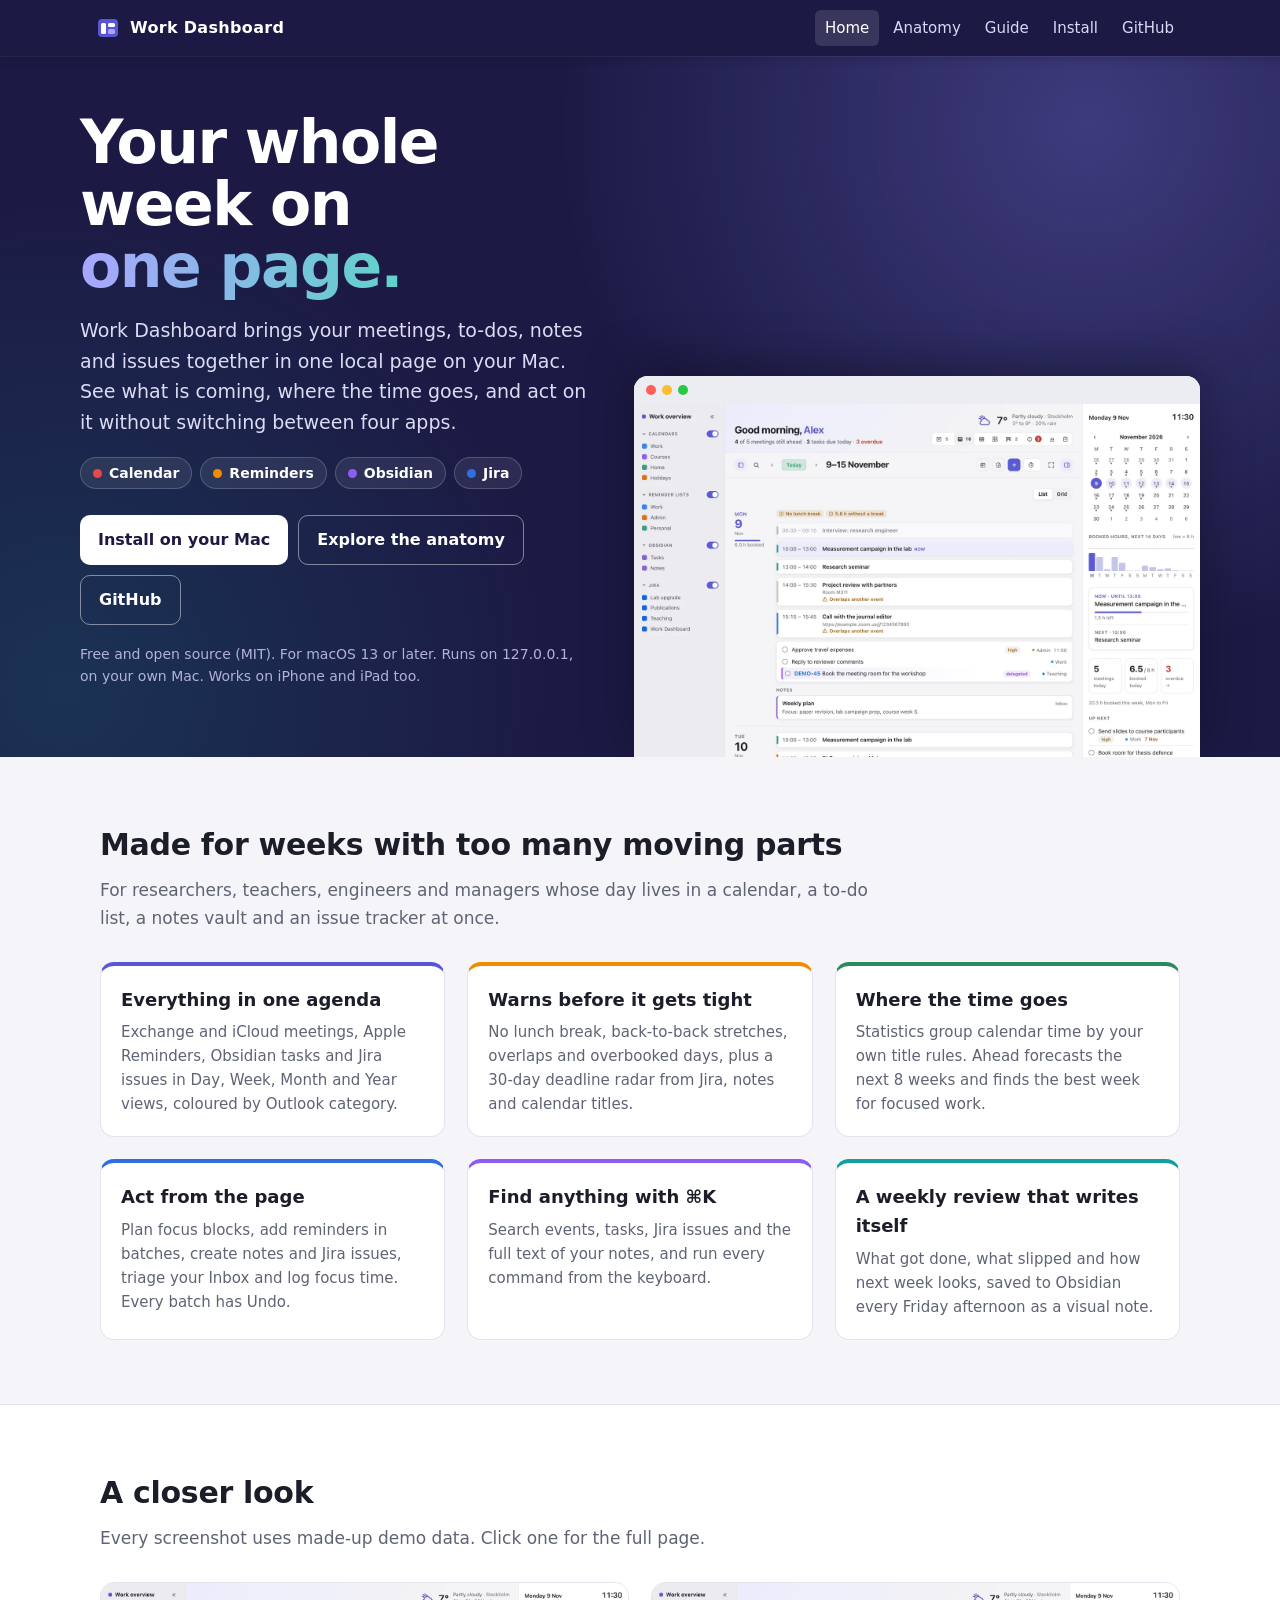
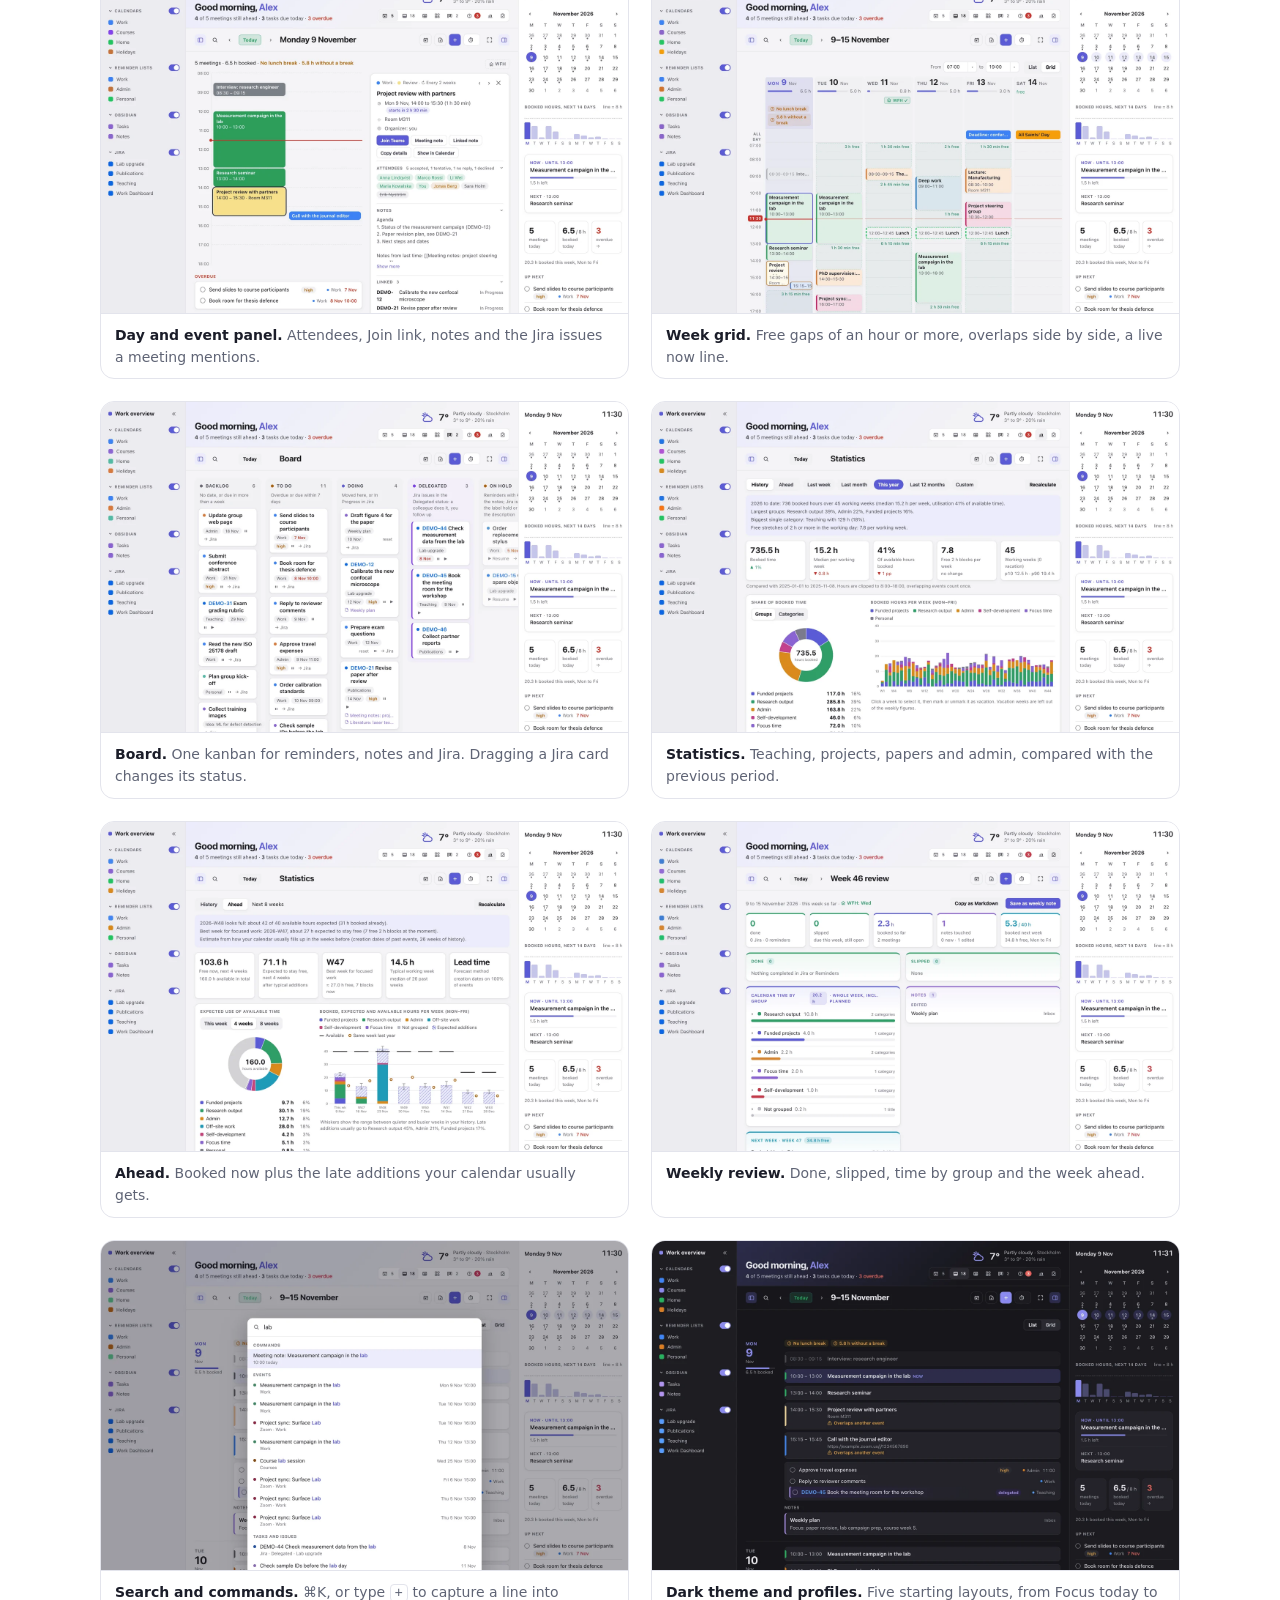
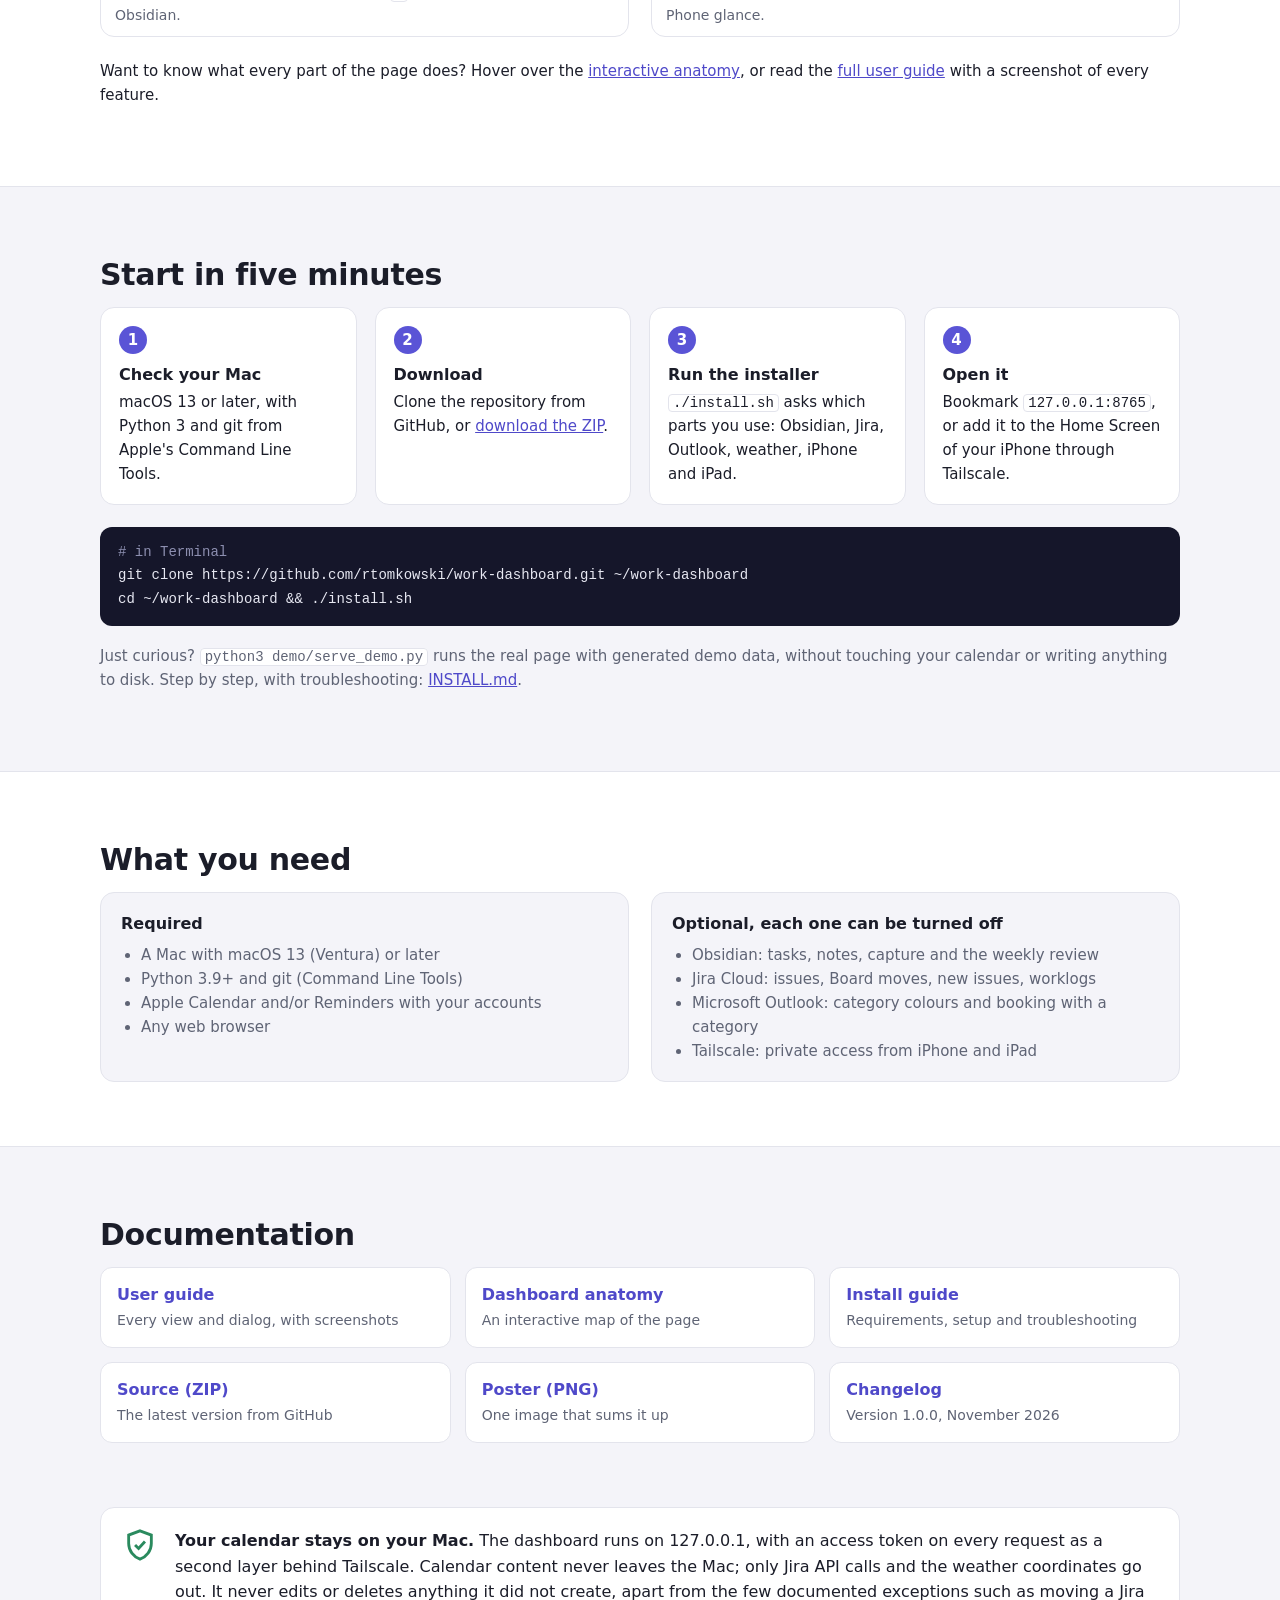
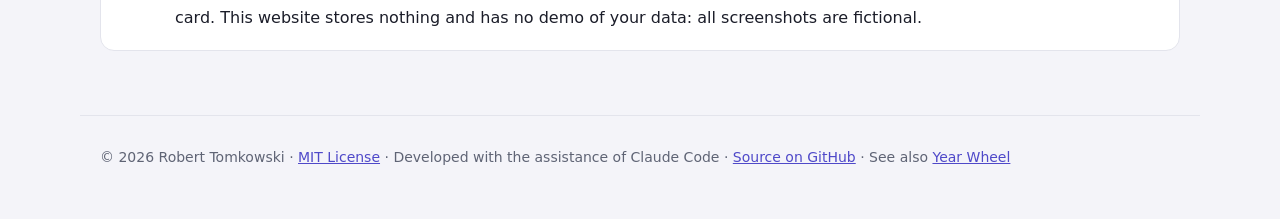
<file: docs/index.html>
<!doctype html>
<!-- Work Dashboard. Copyright (c) 2026 Robert Tomkowski. MIT License (see the LICENSE file). Developed with the assistance of Claude Code (Anthropic). -->
<html lang="en">
<head>
<meta charset="utf-8">
<meta name="viewport" content="width=device-width, initial-scale=1">
<title>Work Dashboard: your whole week on one page</title>
<meta name="description" content="A free, local dashboard for macOS: Calendar, Reminders, Obsidian and Jira in one page, with time statistics, a weekly review, an 8-week forecast and time blocking. Runs on your own Mac.">
<meta property="og:title" content="Work Dashboard: your whole week on one page">
<meta property="og:description" content="Calendar, Reminders, Obsidian and Jira in one local dashboard on your Mac. Free and open source.">
<meta property="og:image" content="https://rtomkowski.github.io/work-dashboard/hero.png">
<meta property="og:url" content="https://rtomkowski.github.io/work-dashboard/">
<link rel="icon" href="favicon.ico" sizes="32x32">
<link rel="icon" href="favicon.svg" type="image/svg+xml">
<link rel="icon" href="favicon-32.png" type="image/png" sizes="32x32">
<link rel="apple-touch-icon" href="apple-touch-icon.png">
<link rel="stylesheet" href="topbar.css?v=2">
<link rel="stylesheet" href="site.css?v=2">
</head>
<body>
<header class="topbar"><div class="in">
  <a class="brand" href="./"><svg width="24" height="24" viewBox="0 0 24 24" aria-hidden="true"><rect x="2" y="3" width="20" height="18" rx="4" fill="#5a54d6"/><rect x="5" y="7" width="5" height="11" rx="1.5" fill="#fff"/><rect x="12" y="7" width="7" height="4" rx="1.5" fill="#fff"/><rect x="12" y="13" width="7" height="5" rx="1.5" fill="#a9a5ff"/></svg>Work Dashboard</a>
  <nav aria-label="Site">
    <a href="./" aria-current="page">Home</a>
    <a href="anatomy/">Anatomy</a>
    <a href="guide.html">Guide</a>
    <a href="./#install">Install</a>
    <a href="https://github.com/rtomkowski/work-dashboard">GitHub</a>
  </nav>
</div></header>

<main>
  <section class="hero">
    <div class="in">
      <div style="padding-bottom:56px">
        <h1>Your whole week on <em>one&nbsp;page.</em></h1>
        <p class="lede">Work Dashboard brings your meetings, to-dos, notes and issues together in one local page on your Mac.
          See what is coming, where the time goes, and act on it without switching between four apps.</p>
        <ul class="chips" aria-label="Sources">
          <li style="--c:#e5484d">Calendar</li><li style="--c:#f08c00">Reminders</li><li style="--c:#8e5cf0">Obsidian</li><li style="--c:#2f6fe0">Jira</li>
        </ul>
        <div class="cta">
          <a class="btn primary" href="#install">Install on your Mac</a>
          <a class="btn ghost" href="anatomy/">Explore the anatomy</a>
          <a class="btn ghost" href="https://github.com/rtomkowski/work-dashboard">GitHub</a>
        </div>
        <p class="small">Free and open source (MIT). For macOS 13 or later. Runs on 127.0.0.1, on your own Mac. Works on iPhone and iPad too.</p>
      </div>
      <div class="shot"><div class="bar" aria-hidden="true"><i></i><i></i><i></i></div><img src="images/week.webp" alt="The Week view: meetings, tasks and notes per day, with booked hours, a month calendar, Now and Next, and up-next tasks" width="1440" height="900"></div>
    </div>
  </section>

  <section class="block">
    <h2>Made for weeks with too many moving parts</h2>
    <p class="sub">For researchers, teachers, engineers and managers whose day lives in a calendar, a to-do list, a notes vault and an issue tracker at once.</p>
    <div class="grid3">
      <div class="feature" style="--c:var(--indigo)"><h3>Everything in one agenda</h3><p>Exchange and iCloud meetings, Apple Reminders, Obsidian tasks and Jira issues in Day, Week, Month and Year views, coloured by Outlook category.</p></div>
      <div class="feature" style="--c:var(--orange)"><h3>Warns before it gets tight</h3><p>No lunch break, back-to-back stretches, overlaps and overbooked days, plus a 30-day deadline radar from Jira, notes and calendar titles.</p></div>
      <div class="feature" style="--c:var(--green)"><h3>Where the time goes</h3><p>Statistics group calendar time by your own title rules. Ahead forecasts the next 8 weeks and finds the best week for focused work.</p></div>
      <div class="feature" style="--c:var(--blue)"><h3>Act from the page</h3><p>Plan focus blocks, add reminders in batches, create notes and Jira issues, triage your Inbox and log focus time. Every batch has Undo.</p></div>
      <div class="feature" style="--c:var(--purple)"><h3>Find anything with ⌘K</h3><p>Search events, tasks, Jira issues and the full text of your notes, and run every command from the keyboard.</p></div>
      <div class="feature" style="--c:var(--teal)"><h3>A weekly review that writes itself</h3><p>What got done, what slipped and how next week looks, saved to Obsidian every Friday afternoon as a visual note.</p></div>
    </div>
  </section>

  <div class="band"><section class="block">
    <h2>A closer look</h2>
    <p class="sub">Every screenshot uses made-up demo data. Click one for the full page.</p>
    <div class="shots">
      <figure><a href="screenshots/event-panel.png"><img src="images/event-panel.webp" alt="Day view with the event detail panel open" width="1440" height="900" loading="lazy"></a><figcaption><b>Day and event panel.</b> Attendees, Join link, notes and the Jira issues a meeting mentions.</figcaption></figure>
      <figure><a href="screenshots/week-grid.png"><img src="images/week-grid.webp" alt="Week view as a time grid with free gaps and a now line" width="1440" height="900" loading="lazy"></a><figcaption><b>Week grid.</b> Free gaps of an hour or more, overlaps side by side, a live now line.</figcaption></figure>
      <figure><a href="screenshots/board.png"><img src="images/board.webp" alt="Board with Backlog, To Do, Doing and Done columns across all sources" width="1440" height="900" loading="lazy"></a><figcaption><b>Board.</b> One kanban for reminders, notes and Jira. Dragging a Jira card changes its status.</figcaption></figure>
      <figure><a href="screenshots/stats-history.png"><img src="images/stats-history.webp" alt="Statistics: booked time by group compared with the previous period" width="1440" height="900" loading="lazy"></a><figcaption><b>Statistics.</b> Teaching, projects, papers and admin, compared with the previous period.</figcaption></figure>
      <figure><a href="screenshots/stats-ahead.png"><img src="images/stats-ahead.webp" alt="Ahead: forecast load for the next eight weeks" width="1440" height="900" loading="lazy"></a><figcaption><b>Ahead.</b> Booked now plus the late additions your calendar usually gets.</figcaption></figure>
      <figure><a href="screenshots/weekly-review.png"><img src="images/weekly-review.webp" alt="Weekly review: done, slipped, booked hours and next week" width="1440" height="900" loading="lazy"></a><figcaption><b>Weekly review.</b> Done, slipped, time by group and the week ahead.</figcaption></figure>
      <figure><a href="screenshots/palette.png"><img src="images/palette.webp" alt="Command palette searching events, tasks, issues and notes" width="1440" height="900" loading="lazy"></a><figcaption><b>Search and commands.</b> ⌘K, or type <code>+</code> to capture a line into Obsidian.</figcaption></figure>
      <figure><a href="screenshots/week-dark.png"><img src="images/week-dark.webp" alt="The Week view in the dark theme" width="1440" height="900" loading="lazy"></a><figcaption><b>Dark theme and profiles.</b> Five starting layouts, from Focus today to Phone glance.</figcaption></figure>
    </div>
    <p class="more">Want to know what every part of the page does? Hover over the <a href="anatomy/">interactive anatomy</a>, or read the <a href="guide.html">full user guide</a> with a screenshot of every feature.</p>
  </section></div>

  <section class="block" id="install">
    <h2>Start in five minutes</h2>
    <ol class="steps">
      <li><b>Check your Mac</b>macOS 13 or later, with Python 3 and git from Apple's Command Line Tools.</li>
      <li><b>Download</b>Clone the repository from GitHub, or <a href="https://github.com/rtomkowski/work-dashboard/archive/refs/heads/main.zip">download the ZIP</a>.</li>
      <li><b>Run the installer</b><code>./install.sh</code> asks which parts you use: Obsidian, Jira, Outlook, weather, iPhone and iPad.</li>
      <li><b>Open it</b>Bookmark <code>127.0.0.1:8765</code>, or add it to the Home Screen of your iPhone through Tailscale.</li>
    </ol>
<pre class="cmd"><span class="c"># in Terminal</span>
git clone https://github.com/rtomkowski/work-dashboard.git ~/work-dashboard
cd ~/work-dashboard &amp;&amp; ./install.sh</pre>
    <p class="note">Just curious? <code>python3 demo/serve_demo.py</code> runs the real page with generated demo data, without touching your calendar or writing anything to disk. Step by step, with troubleshooting: <a href="https://github.com/rtomkowski/work-dashboard/blob/main/INSTALL.md">INSTALL.md</a>.</p>
  </section>

  <div class="band"><section class="block">
    <h2>What you need</h2>
    <div class="req">
      <div><h3>Required</h3><ul><li>A Mac with macOS 13 (Ventura) or later</li><li>Python 3.9+ and git (Command Line Tools)</li><li>Apple Calendar and/or Reminders with your accounts</li><li>Any web browser</li></ul></div>
      <div><h3>Optional, each one can be turned off</h3><ul><li>Obsidian: tasks, notes, capture and the weekly review</li><li>Jira Cloud: issues, Board moves, new issues, worklogs</li><li>Microsoft Outlook: category colours and booking with a category</li><li>Tailscale: private access from iPhone and iPad</li></ul></div>
    </div>
  </section></div>

  <section class="block">
    <h2>Documentation</h2>
    <div class="downloads">
      <a href="guide.html"><b>User guide</b><span>Every view and dialog, with screenshots</span></a>
      <a href="anatomy/"><b>Dashboard anatomy</b><span>An interactive map of the page</span></a>
      <a href="https://github.com/rtomkowski/work-dashboard/blob/main/INSTALL.md"><b>Install guide</b><span>Requirements, setup and troubleshooting</span></a>
      <a href="https://github.com/rtomkowski/work-dashboard/archive/refs/heads/main.zip"><b>Source (ZIP)</b><span>The latest version from GitHub</span></a>
      <a href="hero.png"><b>Poster (PNG)</b><span>One image that sums it up</span></a>
      <a href="https://github.com/rtomkowski/work-dashboard/blob/main/CHANGELOG.md"><b>Changelog</b><span>Version 1.0.0, November 2026</span></a>
    </div>
  </section>

  <section class="block" style="padding-top:0">
    <div class="privacy">
      <svg width="34" height="34" viewBox="0 0 24 24" aria-hidden="true" style="flex:none"><path d="M12 2l8 3v6c0 5-3.4 9.4-8 11-4.6-1.6-8-6-8-11V5z" fill="none" stroke="#2a8a5e" stroke-width="2"/><path d="M8.5 12l2.5 2.5 4.5-5" fill="none" stroke="#2a8a5e" stroke-width="2"/></svg>
      <div><b>Your calendar stays on your Mac.</b> The dashboard runs on 127.0.0.1, with an access token on every request as a second layer behind Tailscale. Calendar content never leaves the Mac; only Jira API calls and the weather coordinates go out. It never edits or deletes anything it did not create, apart from the few documented exceptions such as moving a Jira card. This website stores nothing and has no demo of your data: all screenshots are fictional.</div>
    </div>
  </section>
</main>

<footer>
  © 2026 Robert Tomkowski · <a href="https://github.com/rtomkowski/work-dashboard/blob/main/LICENSE">MIT License</a> ·
  Developed with the assistance of Claude Code · <a href="https://github.com/rtomkowski/work-dashboard">Source on GitHub</a> ·
  See also <a href="https://rtomkowski.github.io/yearwheel/">Year Wheel</a>
</footer>
</body>
</html>
</file>
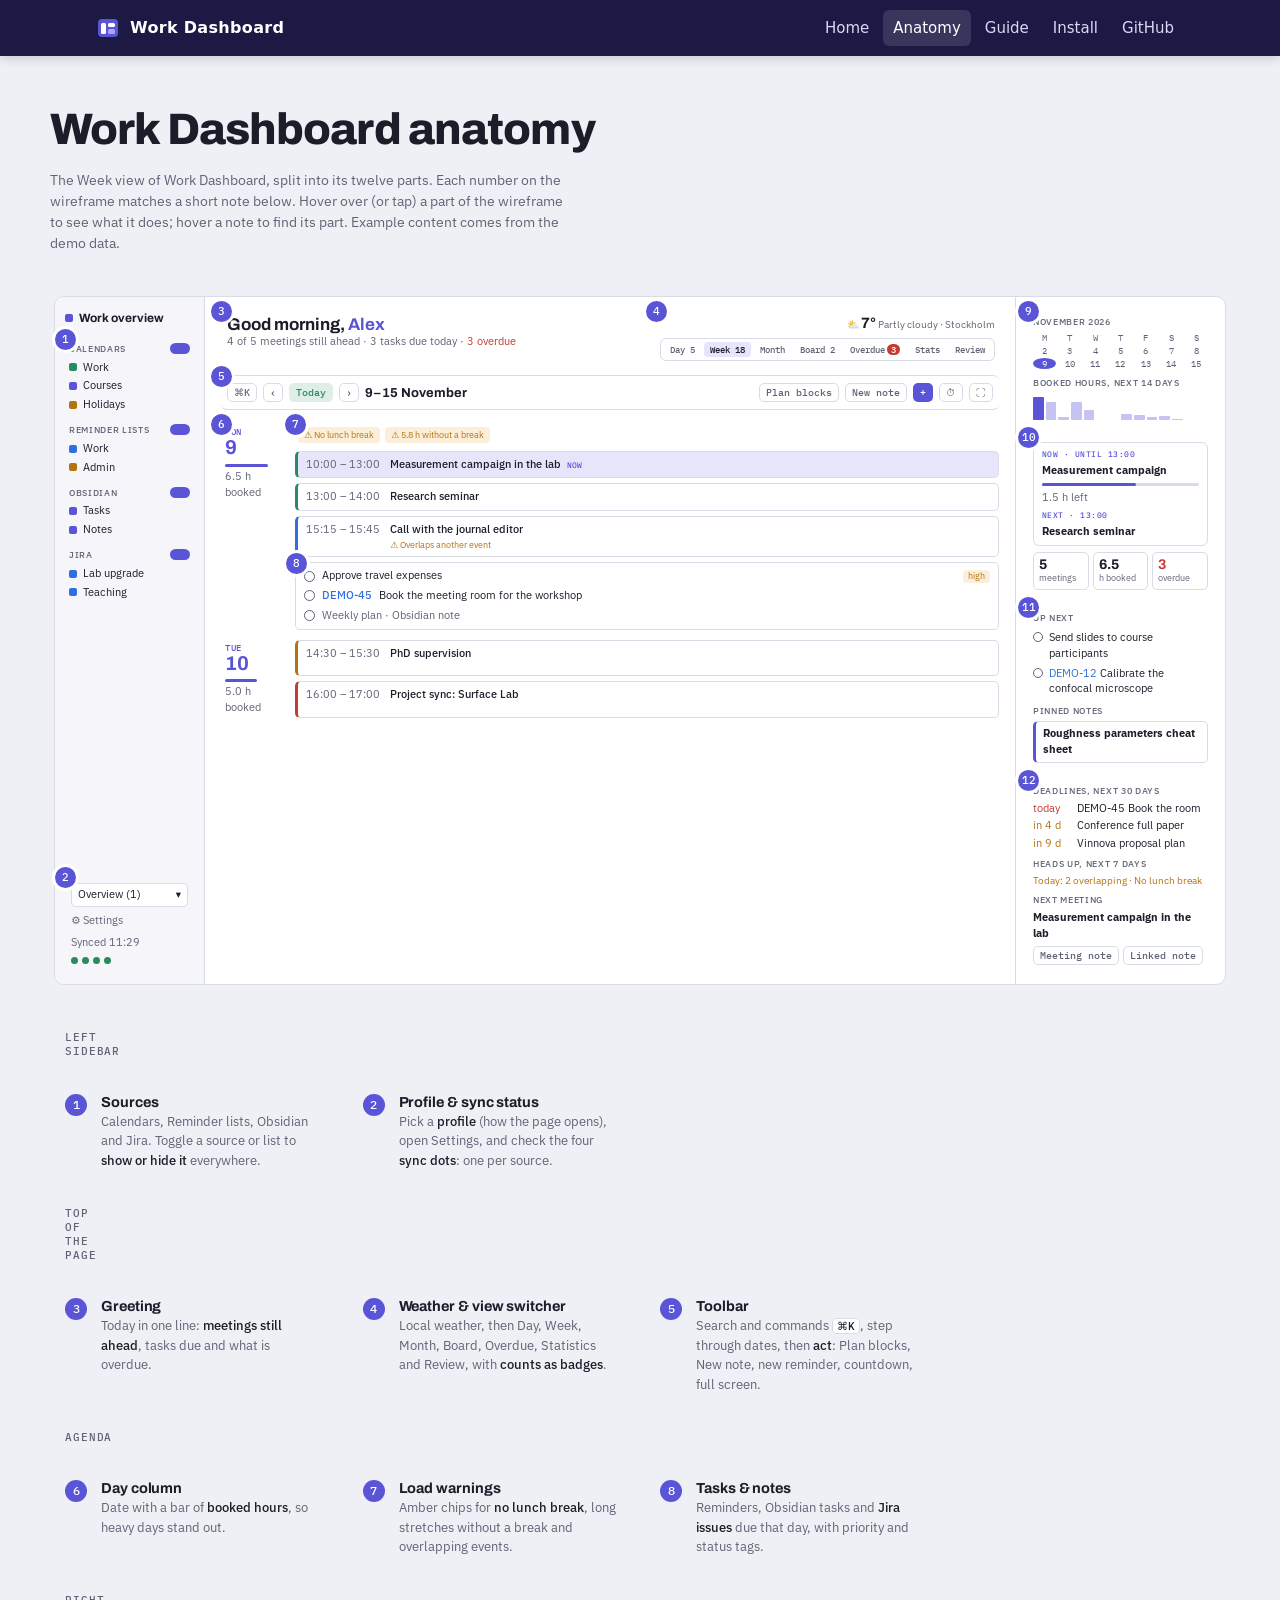
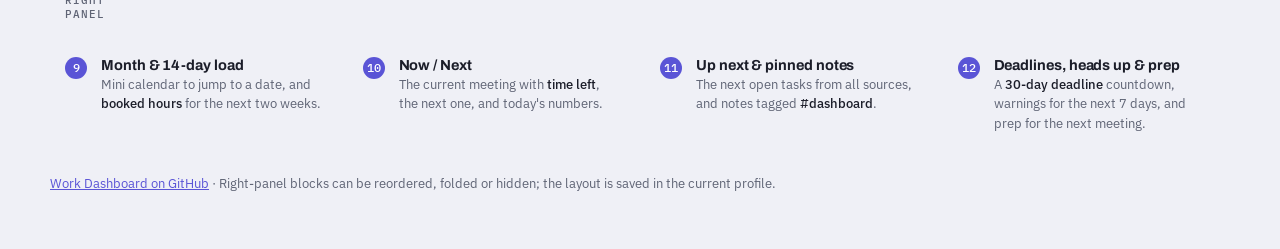
<file: docs/anatomy/index.html>
<!doctype html>
<html lang="en">
<head>
<meta charset="utf-8">
<meta name="viewport" content="width=device-width, initial-scale=1, viewport-fit=cover">
<meta name="description" content="An annotated wireframe of the Work Dashboard week view: twelve parts and what each one does.">
<title>Work Dashboard Anatomy</title>
<link rel="icon" href="../favicon.ico" sizes="32x32">
<link rel="icon" href="../favicon.svg" type="image/svg+xml">
<link rel="icon" href="../favicon-32.png" type="image/png" sizes="32x32">
<link rel="apple-touch-icon" href="../apple-touch-icon.png">
<link rel="stylesheet" href="../topbar.css?v=2">
<link rel="preconnect" href="https://fonts.googleapis.com">
<link rel="stylesheet" href="https://fonts.googleapis.com/css2?family=Archivo:wght@500;700;800&family=IBM+Plex+Sans:wght@400;500&family=IBM+Plex+Mono:wght@500&display=swap">
<style>
/* Layout: three-column wireframe of the Work Dashboard week view; numbered pins tie each region to a short note below */
:root{
  --bg:#eff0f6; --paper:#ffffff; --side:#f5f5fa; --ink:#1b1d29; --muted:#5f6475;
  --wire:#d9dbe6; --wire-2:#ececf3; --accent:#5a54d6; --accent-ink:#ffffff; --accent-soft:#e6e5fb;
  --good:#2a8a5e; --warn:#b5730f; --warn-soft:#fbefd9; --bad:#c43b33; --jira:#2f6fe0;
  --display:"Archivo",system-ui,sans-serif;
  --body:"IBM Plex Sans",system-ui,sans-serif;
  --mono:"IBM Plex Mono",ui-monospace,Menlo,monospace;
}
@media (prefers-color-scheme: dark){:root:not([data-theme="light"]){
  --bg:#12131b; --paper:#1b1d28; --side:#171923; --ink:#e7e8f2; --muted:#9a9fb3;
  --wire:#33364a; --wire-2:#272a3a; --accent:#9b97ff; --accent-ink:#13132a; --accent-soft:#2c2b52;
  --good:#53c592; --warn:#e5a94c; --warn-soft:#3a2e18; --bad:#f07a71; --jira:#7aa7ff; color-scheme:dark}}
:root[data-theme="dark"]{
  --bg:#12131b; --paper:#1b1d28; --side:#171923; --ink:#e7e8f2; --muted:#9a9fb3;
  --wire:#33364a; --wire-2:#272a3a; --accent:#9b97ff; --accent-ink:#13132a; --accent-soft:#2c2b52;
  --good:#53c592; --warn:#e5a94c; --warn-soft:#3a2e18; --bad:#f07a71; --jira:#7aa7ff; color-scheme:dark}

html{color-scheme:light}
@media (prefers-color-scheme: dark){html{color-scheme:dark}}
body{margin:0;font-size:14px;background:var(--bg);color:var(--ink);font-family:var(--body);line-height:1.5}
.wrap{max-width:1180px;margin:0 auto;padding-block:40px 56px;
  padding-left:max(16px,env(safe-area-inset-left,0px));padding-right:max(16px,env(safe-area-inset-right,0px));
  display:grid;gap:28px}
header h1{font-family:var(--display);font-weight:800;font-size:clamp(28px,4.5vw,44px);letter-spacing:-.02em;margin:0;text-wrap:balance}
header p{margin:8px 0 0;color:var(--muted);max-width:66ch}

/* ---------- wireframe ---------- */
.stage{overflow-x:auto;padding:14px 4px 4px}
.dash{min-width:860px;background:var(--paper);border:1px solid var(--wire);border-radius:10px;
  display:grid;grid-template-columns:150px 1fr 210px;font-size:10.5px}
.region{position:relative;transition:outline-color .15s,background .15s;outline:2px solid transparent;outline-offset:-1px;border-radius:6px}
.region.on{outline-color:var(--accent);background:color-mix(in srgb,var(--accent) 8%,transparent)}
.pin{position:absolute;top:-10px;left:-10px;z-index:2;width:21px;height:21px;border-radius:50%;
  background:var(--accent);color:var(--accent-ink);font:500 11px/21px var(--mono);text-align:center;
  box-shadow:0 0 0 3px var(--paper)}
.mut{color:var(--muted)}
.sq{width:8px;height:8px;border-radius:2px;display:inline-block;flex:none}
.tog{width:20px;height:11px;border-radius:99px;background:var(--accent);margin-left:auto}

/* left */
.left{background:var(--side);border-right:1px solid var(--wire);padding:14px 10px;display:flex;flex-direction:column;gap:14px;border-radius:10px 0 0 10px}
.brand{font:700 12px var(--display);display:flex;gap:6px;align-items:center}
.srcs{display:grid;gap:10px;padding:4px}
.grp h5{margin:0 0 4px;font:500 8.5px var(--body);letter-spacing:.08em;text-transform:uppercase;color:var(--muted);display:flex;align-items:center}
.grp div{display:flex;gap:6px;align-items:center;padding:1.5px 0}
.prof{margin-top:auto;padding:6px;display:grid;gap:6px}
.sel{border:1px solid var(--wire);border-radius:5px;padding:3px 6px;background:var(--paper);display:flex;justify-content:space-between}
.dots{display:flex;gap:4px;align-items:center}
.dots i{width:7px;height:7px;border-radius:50%;background:var(--good)}

/* middle */
.mid{display:flex;flex-direction:column;min-width:0}
.greet{display:flex;justify-content:space-between;gap:10px;padding:14px 16px 10px;align-items:flex-start}
.hello{padding:4px 6px}
.hello b{display:block;font:700 17px var(--display)}
.hello b span{color:var(--accent)}
.views{padding:4px;display:grid;gap:6px;justify-items:end}
.wx{font-size:10px}
.wx b{font:700 15px var(--display)}
.vbar{display:flex;gap:3px;border:1px solid var(--wire);border-radius:6px;padding:3px}
.vbar span{white-space:nowrap;padding:2px 6px;border-radius:4px;font:500 9px var(--mono);color:var(--muted)}
.vbar span.cur{background:var(--accent-soft);color:var(--ink)}
.vbar .badge{color:#fff;background:var(--bad);border-radius:99px;padding:0 4px;margin-left:2px}
.tool{display:flex;align-items:center;gap:6px;margin:0 16px;padding:7px 6px;border-top:1px solid var(--wire);border-bottom:1px solid var(--wire)}
.btn{border:1px solid var(--wire);border-radius:5px;padding:2px 6px;font:500 9.5px var(--mono);color:var(--muted)}
.btn.today{background:color-mix(in srgb,var(--good) 15%,transparent);color:var(--good);border-color:transparent}
.btn.plus{background:var(--accent);color:var(--accent-ink);border-color:transparent}
.tool .wk{font:700 13px var(--display);margin-right:auto}
.agenda{padding:14px 16px 16px;display:grid;grid-template-columns:62px 1fr;gap:10px 12px}
.day{padding:2px 4px}
.day small{display:block;color:var(--accent);font:500 8.5px var(--mono);letter-spacing:.06em}
.day b{font:700 20px/1 var(--display);color:var(--accent)}
.day .bar{height:3px;background:var(--accent);border-radius:2px;margin:5px 0 2px;width:80%}
.items{display:grid;gap:5px;min-width:0}
.warns{display:flex;gap:5px;padding:3px}
.chip{background:var(--warn-soft);color:var(--warn);border-radius:4px;padding:1px 6px;font-size:9px;white-space:nowrap}
.ev{border:1px solid var(--wire);border-left:3px solid var(--good);border-radius:5px;padding:5px 8px;display:flex;gap:10px}
.ev .t{color:var(--muted);font-variant-numeric:tabular-nums;white-space:nowrap}
.ev b{font-weight:500}
.ev em{display:block;font-style:normal;color:var(--warn);font-size:9px}
.ev.now{background:var(--accent-soft)}
.ev.now b::after{content:"NOW";font:500 8px var(--mono);color:var(--accent);margin-left:6px}
.task{border:1px solid var(--wire);border-radius:5px;padding:5px 8px;display:grid;gap:4px}
.task div{display:flex;gap:7px;align-items:center}
.task div::before{content:"";width:9px;height:9px;border:1px solid var(--muted);border-radius:50%;flex:none}
.task .k{color:var(--jira);font-weight:500}
.tag{margin-left:auto;font-size:8.5px;padding:0 5px;border-radius:4px;background:var(--warn-soft);color:var(--warn)}

/* right */
.right{border-left:1px solid var(--wire);padding:14px 12px;display:grid;align-content:start;gap:12px}
.rb{padding:5px}
.rb h5{margin:0 0 5px;font:500 8.5px var(--body);letter-spacing:.08em;text-transform:uppercase;color:var(--muted)}
.cal{display:grid;grid-template-columns:repeat(7,1fr);gap:2px;text-align:center;font:8.5px var(--mono);color:var(--muted)}
.cal .c{background:var(--accent);color:var(--accent-ink);border-radius:50%}
.hbars{display:flex;align-items:flex-end;gap:2px;height:26px;margin-top:6px}
.hbars i{flex:1;background:var(--accent);opacity:.35;border-radius:1px}
.hbars i:first-child{opacity:1}
.nn{border:1px solid var(--wire);border-radius:6px;padding:6px 8px;display:grid;gap:4px}
.nn small{font:500 8px var(--mono);color:var(--accent);letter-spacing:.06em}
.prog{height:3px;border-radius:2px;background:var(--wire)}
.prog i{display:block;height:100%;width:60%;background:var(--accent);border-radius:2px}
.nums{display:grid;grid-template-columns:repeat(3,1fr);gap:4px;margin-top:6px}
.nums div{border:1px solid var(--wire);border-radius:5px;padding:4px 5px;font-size:8.5px;color:var(--muted)}
.nums b{display:block;font:700 14px var(--display);color:var(--ink)}
.nums .od b{color:var(--bad)}
.li{display:flex;gap:6px;padding:2px 0}
.li::before{content:"";width:8px;height:8px;border:1px solid var(--muted);border-radius:50%;flex:none;margin-top:2px}
.pn{border:1px solid var(--wire);border-left:3px solid var(--accent);border-radius:5px;padding:4px 7px;margin-top:4px}
.dl{display:grid;grid-template-columns:38px 1fr;gap:2px 6px}
.dl span:nth-child(odd){color:var(--warn);font-variant-numeric:tabular-nums}
.dl .td{color:var(--bad)!important}
.ho{color:var(--warn);font-size:9.5px}
.mtg{display:flex;gap:4px;margin-top:4px}

/* ---------- legend ---------- */
.legend{display:grid;grid-template-columns:repeat(auto-fit,minmax(250px,1fr));gap:10px;list-style:none;margin:0;padding:0}
.legend li{display:grid;grid-template-columns:26px 1fr;gap:10px;padding:12px 14px;border-radius:8px;cursor:default;
  border:1px solid transparent;transition:border-color .15s,background .15s}
.legend li:hover,.legend li:focus-visible,.legend li.on{border-color:var(--accent);background:var(--paper);outline:none}
.legend .n{width:22px;height:22px;border-radius:50%;background:var(--accent);color:var(--accent-ink);font:500 12px/22px var(--mono);text-align:center}
.legend h3{margin:0;font:700 14.5px var(--display);letter-spacing:-.005em}
.legend p{margin:2px 0 0;font-size:13px;color:var(--muted)}
.legend em{font-style:normal;color:var(--ink);font-weight:500}
.legend kbd{font:500 11px var(--mono);border:1px solid var(--wire);border-radius:4px;padding:0 4px;color:var(--ink);background:var(--paper)}
.zone{grid-column:1/-1;font:500 11px var(--mono);letter-spacing:.08em;text-transform:uppercase;color:var(--muted);padding:10px 2px 0}
.tip{font-size:12.5px;color:var(--muted);margin:0}
.pop{position:fixed;z-index:50;max-width:270px;padding:10px 12px;border-radius:8px;background:var(--paper);color:var(--ink);
  border:1px solid var(--accent);box-shadow:0 8px 24px rgba(0,0,0,.18);pointer-events:none;opacity:0;transform:translateY(4px);
  transition:opacity .12s,transform .12s;display:grid;grid-template-columns:22px 1fr;gap:8px}
.pop.show{opacity:1;transform:none}
.pop .n{width:22px;height:22px;border-radius:50%;background:var(--accent);color:var(--accent-ink);font:500 12px/22px var(--mono);text-align:center}
.pop b{display:block;font:700 13.5px var(--display)}
.pop p{margin:2px 0 0;font-size:12.5px;line-height:1.45;color:var(--muted)}
.pop em{font-style:normal;color:var(--ink);font-weight:500}
.pop kbd{font:500 11px var(--mono);border:1px solid var(--wire);border-radius:4px;padding:0 4px}
.region{cursor:help}
@media (prefers-reduced-motion:reduce){*{transition:none!important}}
</style>
</head>
<body>
<header class="topbar"><div class="in">
  <a class="brand" href="../"><svg width="24" height="24" viewBox="0 0 24 24" aria-hidden="true"><rect x="2" y="3" width="20" height="18" rx="4" fill="#5a54d6"/><rect x="5" y="7" width="5" height="11" rx="1.5" fill="#fff"/><rect x="12" y="7" width="7" height="4" rx="1.5" fill="#fff"/><rect x="12" y="13" width="7" height="5" rx="1.5" fill="#a9a5ff"/></svg>Work Dashboard</a>
  <nav aria-label="Site">
    <a href="../">Home</a>
    <a href="./" aria-current="page">Anatomy</a>
    <a href="../guide.html">Guide</a>
    <a href="../#install">Install</a>
    <a href="https://github.com/rtomkowski/work-dashboard">GitHub</a>
  </nav>
</div></header>

<div class="wrap">
  <header>
    <h1>Work Dashboard anatomy</h1>
    <p>The Week view of Work Dashboard, split into its twelve parts. Each number on the wireframe matches a short note below. Hover over (or tap) a part of the wireframe to see what it does; hover a note to find its part. Example content comes from the demo data.</p>
  </header>

  <div class="stage">
    <div class="dash" aria-label="Work Dashboard wireframe">

      <!-- LEFT -->
      <aside class="left">
        <div class="brand"><span class="sq" style="background:var(--accent)"></span>Work overview</div>
        <div class="srcs region" data-k="1"><span class="pin">1</span>
          <div class="grp"><h5>Calendars<span class="tog"></span></h5>
            <div><span class="sq" style="background:var(--good)"></span>Work</div>
            <div><span class="sq" style="background:var(--accent)"></span>Courses</div>
            <div><span class="sq" style="background:var(--warn)"></span>Holidays</div></div>
          <div class="grp"><h5>Reminder lists<span class="tog"></span></h5>
            <div><span class="sq" style="background:var(--jira)"></span>Work</div>
            <div><span class="sq" style="background:var(--warn)"></span>Admin</div></div>
          <div class="grp"><h5>Obsidian<span class="tog"></span></h5>
            <div><span class="sq" style="background:var(--accent)"></span>Tasks</div>
            <div><span class="sq" style="background:var(--accent)"></span>Notes</div></div>
          <div class="grp"><h5>Jira<span class="tog"></span></h5>
            <div><span class="sq" style="background:var(--jira)"></span>Lab upgrade</div>
            <div><span class="sq" style="background:var(--jira)"></span>Teaching</div></div>
        </div>
        <div class="prof region" data-k="2"><span class="pin">2</span>
          <div class="sel"><span>Overview (1)</span><span>▾</span></div>
          <span class="mut">⚙︎ Settings</span>
          <span class="mut">Synced 11:29</span>
          <div class="dots"><i></i><i></i><i></i><i></i></div>
        </div>
      </aside>

      <!-- MIDDLE -->
      <section class="mid">
        <div class="greet">
          <div class="hello region" data-k="3"><span class="pin">3</span>
            <b>Good morning, <span>Alex</span></b>
            <span class="mut">4 of 5 meetings still ahead · 3 tasks due today · </span><span style="color:var(--bad)">3 overdue</span>
          </div>
          <div class="views region" data-k="4"><span class="pin">4</span>
            <div class="wx">⛅ <b>7°</b> <span class="mut">Partly cloudy · Stockholm</span></div>
            <div class="vbar"><span>Day 5</span><span class="cur">Week 18</span><span>Month</span><span>Board 2</span><span>Overdue<span class="badge">3</span></span><span>Stats</span><span>Review</span></div>
          </div>
        </div>

        <div class="tool region" data-k="5"><span class="pin">5</span>
          <span class="btn">⌘K</span><span class="btn">‹</span><span class="btn today">Today</span><span class="btn">›</span>
          <span class="wk">9–15 November</span>
          <span class="btn">Plan blocks</span><span class="btn">New note</span><span class="btn plus">+</span><span class="btn">⏱</span><span class="btn">⛶</span>
        </div>

        <div class="agenda">
          <div class="day region" data-k="6"><span class="pin">6</span><small>MON</small><b>9</b><div class="bar"></div><span class="mut">6.5 h booked</span></div>
          <div class="items">
            <div class="warns region" data-k="7"><span class="pin">7</span><span class="chip">⚠ No lunch break</span><span class="chip">⚠ 5.8 h without a break</span></div>
            <div class="ev now"><span class="t">10:00 – 13:00</span><b>Measurement campaign in the lab</b></div>
            <div class="ev"><span class="t">13:00 – 14:00</span><b>Research seminar</b></div>
            <div class="ev" style="border-left-color:var(--jira)"><span class="t">15:15 – 15:45</span><div><b>Call with the journal editor</b><em>⚠ Overlaps another event</em></div></div>
            <div class="task region" data-k="8"><span class="pin">8</span>
              <div>Approve travel expenses <span class="tag">high</span></div>
              <div><span class="k">DEMO-45</span> Book the meeting room for the workshop</div>
              <div class="mut">Weekly plan · Obsidian note</div>
            </div>
          </div>
          <div class="day"><small>TUE</small><b>10</b><div class="bar" style="width:60%"></div><span class="mut">5.0 h booked</span></div>
          <div class="items">
            <div class="ev" style="border-left-color:var(--warn)"><span class="t">14:30 – 15:30</span><b>PhD supervision</b></div>
            <div class="ev" style="border-left-color:var(--bad)"><span class="t">16:00 – 17:00</span><b>Project sync: Surface Lab</b></div>
          </div>
        </div>
      </section>

      <!-- RIGHT -->
      <aside class="right">
        <div class="rb region" data-k="9"><span class="pin">9</span>
          <h5>November 2026</h5>
          <div class="cal"><span>M</span><span>T</span><span>W</span><span>T</span><span>F</span><span>S</span><span>S</span>
            <span>2</span><span>3</span><span>4</span><span>5</span><span>6</span><span>7</span><span>8</span>
            <span class="c">9</span><span>10</span><span>11</span><span>12</span><span>13</span><span>14</span><span>15</span></div>
          <h5 style="margin-top:8px">Booked hours, next 14 days</h5>
          <div class="hbars"><i style="height:90%"></i><i style="height:70%"></i><i style="height:12%"></i><i style="height:70%"></i><i style="height:40%"></i><i style="height:0"></i><i style="height:0"></i><i style="height:25%"></i><i style="height:20%"></i><i style="height:12%"></i><i style="height:15%"></i><i style="height:5%"></i><i style="height:0"></i><i style="height:0"></i></div>
        </div>

        <div class="rb region" data-k="10"><span class="pin">10</span>
          <div class="nn"><small>NOW · UNTIL 13:00</small><b>Measurement campaign</b><div class="prog"><i></i></div><span class="mut">1.5 h left</span>
            <small>NEXT · 13:00</small><b>Research seminar</b></div>
          <div class="nums"><div><b>5</b>meetings</div><div><b>6.5</b>h booked</div><div class="od"><b>3</b>overdue</div></div>
        </div>

        <div class="rb region" data-k="11"><span class="pin">11</span>
          <h5>Up next</h5>
          <div class="li">Send slides to course participants</div>
          <div class="li"><span><span style="color:var(--jira)">DEMO-12</span> Calibrate the confocal microscope</span></div>
          <h5 style="margin-top:6px">Pinned notes</h5>
          <div class="pn"><b>Roughness parameters cheat sheet</b></div>
        </div>

        <div class="rb region" data-k="12"><span class="pin">12</span>
          <h5>Deadlines, next 30 days</h5>
          <div class="dl"><span class="td">today</span><span>DEMO-45 Book the room</span><span>in 4 d</span><span>Conference full paper</span><span>in 9 d</span><span>Vinnova proposal plan</span></div>
          <h5 style="margin-top:6px">Heads up, next 7 days</h5>
          <div class="ho">Today: 2 overlapping · No lunch break</div>
          <h5 style="margin-top:6px">Next meeting</h5>
          <b>Measurement campaign in the lab</b>
          <div class="mtg"><span class="btn">Meeting note</span><span class="btn">Linked note</span></div>
        </div>
      </aside>
    </div>
  </div>

  <ol class="legend">
    <li class="zone" aria-hidden="true">Left sidebar</li>
    <li tabindex="0" data-k="1"><span class="n">1</span><div><h3>Sources</h3><p>Calendars, Reminder lists, Obsidian and Jira. Toggle a source or list to <em>show or hide it</em> everywhere.</p></div></li>
    <li tabindex="0" data-k="2"><span class="n">2</span><div><h3>Profile &amp; sync status</h3><p>Pick a <em>profile</em> (how the page opens), open Settings, and check the four <em>sync dots</em>: one per source.</p></div></li>

    <li class="zone" aria-hidden="true">Top of the page</li>
    <li tabindex="0" data-k="3"><span class="n">3</span><div><h3>Greeting</h3><p>Today in one line: <em>meetings still ahead</em>, tasks due and what is overdue.</p></div></li>
    <li tabindex="0" data-k="4"><span class="n">4</span><div><h3>Weather &amp; view switcher</h3><p>Local weather, then Day, Week, Month, Board, Overdue, Statistics and Review, with <em>counts as badges</em>.</p></div></li>
    <li tabindex="0" data-k="5"><span class="n">5</span><div><h3>Toolbar</h3><p>Search and commands <kbd>⌘K</kbd>, step through dates, then <em>act</em>: Plan blocks, New note, new reminder, countdown, full screen.</p></div></li>

    <li class="zone" aria-hidden="true">Agenda</li>
    <li tabindex="0" data-k="6"><span class="n">6</span><div><h3>Day column</h3><p>Date with a bar of <em>booked hours</em>, so heavy days stand out.</p></div></li>
    <li tabindex="0" data-k="7"><span class="n">7</span><div><h3>Load warnings</h3><p>Amber chips for <em>no lunch break</em>, long stretches without a break and overlapping events.</p></div></li>
    <li tabindex="0" data-k="8"><span class="n">8</span><div><h3>Tasks &amp; notes</h3><p>Reminders, Obsidian tasks and <em>Jira issues</em> due that day, with priority and status tags.</p></div></li>

    <li class="zone" aria-hidden="true">Right panel</li>
    <li tabindex="0" data-k="9"><span class="n">9</span><div><h3>Month &amp; 14-day load</h3><p>Mini calendar to jump to a date, and <em>booked hours</em> for the next two weeks.</p></div></li>
    <li tabindex="0" data-k="10"><span class="n">10</span><div><h3>Now / Next</h3><p>The current meeting with <em>time left</em>, the next one, and today's numbers.</p></div></li>
    <li tabindex="0" data-k="11"><span class="n">11</span><div><h3>Up next &amp; pinned notes</h3><p>The next open tasks from all sources, and notes tagged <em>#dashboard</em>.</p></div></li>
    <li tabindex="0" data-k="12"><span class="n">12</span><div><h3>Deadlines, heads up &amp; prep</h3><p>A <em>30-day deadline</em> countdown, warnings for the next 7 days, and prep for the next meeting.</p></div></li>
  </ol>
  <p class="tip"><a href="https://github.com/rtomkowski/work-dashboard" style="color:var(--accent)">Work Dashboard on GitHub</a> · Right-panel blocks can be reordered, folded or hidden; the layout is saved in the current profile.</p>
</div>

<script>
const regions=[...document.querySelectorAll('.region')], items=[...document.querySelectorAll('.legend li[data-k]')];
const pop=document.createElement('div');pop.className='pop';pop.setAttribute('role','tooltip');document.body.appendChild(pop);
function set(k){regions.forEach(r=>r.classList.toggle('on',r.dataset.k===k));items.forEach(i=>i.classList.toggle('on',i.dataset.k===k));}
function show(r){
  const li=items.find(i=>i.dataset.k===r.dataset.k); if(!li) return;
  pop.innerHTML='<span class="n">'+r.dataset.k+'</span><div><b>'+li.querySelector('h3').innerHTML+'</b><p>'+li.querySelector('p').innerHTML+'</p></div>';
  const b=r.getBoundingClientRect(), vw=document.documentElement.clientWidth, vh=window.innerHeight;
  pop.style.left='0px';pop.style.top='0px';const p=pop.getBoundingClientRect();
  let top=b.bottom+8; if(top+p.height>vh-8) top=Math.max(8,b.top-p.height-8);
  let left=Math.min(Math.max(8,b.left+b.width/2-p.width/2),vw-p.width-8);
  pop.style.left=left+'px';pop.style.top=top+'px';pop.classList.add('show');
}
function hide(){pop.classList.remove('show');}
items.forEach(i=>{i.addEventListener('mouseenter',()=>set(i.dataset.k));i.addEventListener('focus',()=>set(i.dataset.k));
  i.addEventListener('mouseleave',()=>set(null));i.addEventListener('blur',()=>set(null));});
regions.forEach(r=>{
  r.addEventListener('mouseenter',()=>{set(r.dataset.k);show(r);});
  r.addEventListener('mouseleave',()=>{set(null);hide();});
  r.addEventListener('click',e=>{e.stopPropagation();set(r.dataset.k);show(r);});
});
document.addEventListener('click',()=>{set(null);hide();});
window.addEventListener('scroll',hide,{passive:true,capture:true});
</script>
</body>
</html>
</file>
<file: docs/topbar.css>
/* Work Dashboard website. Copyright (c) 2026 Robert Tomkowski. MIT License.
   The top menu shared by every page of the site (home, guide, anatomy). Self-contained: it sets its own
   font and colours so it looks the same whatever the page's own styles are. */
.topbar { position: sticky; top: 0; z-index: 40; background: #1c1a45; color: #fff;
  font: 16px/1.6 system-ui, -apple-system, "Segoe UI", Roboto, "Helvetica Neue", Arial, sans-serif;
  box-shadow: 0 1px 0 rgba(255,255,255,.06), 0 2px 10px rgba(0,0,0,.18); }
.topbar, .topbar * { box-sizing: border-box; }
.topbar .in { max-width: 1120px; margin: 0 auto; padding: 10px max(16px, env(safe-area-inset-left, 0px)); display: flex; align-items: center; gap: 18px; flex-wrap: wrap; }
.topbar .brand { display: flex; align-items: center; gap: 10px; color: #fff; text-decoration: none; font-weight: 700; letter-spacing: .02em; }
.topbar .brand svg { display: block; flex: none; }
/* Pages may have their own .brand, nav or a styles (the anatomy wireframe does): the menu sets everything itself. */
.topbar .brand, .topbar nav a { font-family: system-ui, -apple-system, "Segoe UI", Roboto, "Helvetica Neue", Arial, sans-serif; line-height: 1.6; text-transform: none; }
.topbar .brand { font-size: 16px; font-weight: 700; letter-spacing: .02em; padding: 0; margin: 0; background: none; border: 0; }
.topbar nav a { font-weight: 400; letter-spacing: normal; }
.topbar nav { margin-left: auto; display: flex; gap: 4px; flex-wrap: wrap; }
.topbar nav a { color: #d9d8f5; text-decoration: none; padding: 6px 10px; border-radius: 6px; font-size: 15px; }
.topbar nav a:hover, .topbar nav a[aria-current] { background: rgba(255,255,255,.12); color: #fff; }
@media (max-width: 520px) {
  .topbar .in { gap: 6px 12px; }
  .topbar nav { margin-left: 0; width: 100%; }
  .topbar nav a { padding: 4px 8px; font-size: 14px; }
}
</file>
<file: docs/site.css>
/* Work Dashboard website. Copyright (c) 2026 Robert Tomkowski.
   MIT License (see the LICENSE file). Developed with the assistance of Claude Code (Anthropic). */
/* Landing page styles. Same layout as the Year Wheel site, in the dashboard's indigo. No external resources. */
:root {
  --ink: #1b1d29; --muted: #5f6475; --line: #e3e4ec; --paper: #f4f4f9; --card: #ffffff;
  --navy: #1c1a45; --accent: #4f49c9; --indigo: #5a54d6;
  --red: #e5484d; --orange: #f08c00; --purple: #8e5cf0; --blue: #2f6fe0; --green: #2a8a5e; --teal: #12a19a;
  --font: system-ui, -apple-system, "Segoe UI", Roboto, "Helvetica Neue", Arial, sans-serif;
  --mono: ui-monospace, Menlo, Consolas, monospace;
  color-scheme: light;
}
@media (prefers-color-scheme: dark) {
  :root:not([data-theme="light"]) {
    --ink: #e7e8f2; --muted: #a2a7ba; --line: #2f3244; --paper: #12131b; --card: #1b1d28;
    --accent: #9b97ff; color-scheme: dark;
  }
}
:root[data-theme="dark"] {
  --ink: #e7e8f2; --muted: #a2a7ba; --line: #2f3244; --paper: #12131b; --card: #1b1d28;
  --accent: #9b97ff; color-scheme: dark;
}
* { box-sizing: border-box; }
html { scroll-behavior: smooth; }
body { margin: 0; background: var(--paper); color: var(--ink); font: 16px/1.6 var(--font); }
a { color: var(--accent); }
img { max-width: 100%; height: auto; }
code { font: 14px/1.4 var(--mono); background: var(--card); border: 1px solid var(--line); padding: 0 4px; border-radius: 4px; }

/* The top menu lives in topbar.css, shared with the guide and anatomy pages. */

/* Hero */
.hero { background: var(--navy); color: #fff; padding: 56px 20px 0; overflow: hidden;
  background-image: radial-gradient(circle at 85% 10%, rgba(140,134,255,.30), transparent 42%),
                    radial-gradient(circle at 5% 90%, rgba(18,161,154,.18), transparent 36%); }
.hero .in > *, .grid3 > *, .shots > *, .steps > *, .downloads > * { min-width: 0; }
.hero .in { max-width: 1120px; margin: 0 auto; display: grid; grid-template-columns: 1fr 1.1fr; gap: 40px; align-items: center; }
.hero h1 { overflow-wrap: anywhere; font-size: clamp(34px, 6vw, 60px); line-height: 1.03; letter-spacing: -.025em; margin: 0 0 18px; }
.hero h1 em { font-style: normal; background: linear-gradient(90deg, #a9a5ff, #5fd3c9); -webkit-background-clip: text; background-clip: text; color: transparent; }
.hero p.lede { font-size: 19px; color: #dcdbf3; margin: 0 0 20px; max-width: 34em; }
.chips { display: flex; flex-wrap: wrap; gap: 8px; margin: 0 0 26px; padding: 0; list-style: none; }
.chips li { display: inline-flex; align-items: center; gap: 7px; background: rgba(255,255,255,.08); border: 1px solid rgba(255,255,255,.18); border-radius: 999px; padding: 4px 12px; font-size: 14px; font-weight: 600; }
.chips li::before { content: ""; width: 9px; height: 9px; border-radius: 50%; background: var(--c); }
.cta { display: flex; gap: 10px; flex-wrap: wrap; margin-bottom: 18px; }
.btn { display: inline-flex; align-items: center; gap: 8px; padding: 11px 18px; border-radius: 10px; font-weight: 650; text-decoration: none; font-size: 16px; }
.btn.primary { background: #fff; color: var(--navy); }
.btn.ghost { color: #fff; border: 1.5px solid rgba(255,255,255,.45); }
.btn:hover { filter: brightness(1.06); }
.hero .small { font-size: 14px; color: #b3b1dc; }
.hero .shot { background: #fff; border-radius: 14px 14px 0 0; padding: 0; box-shadow: 0 -10px 50px rgba(0,0,0,.35); align-self: end; overflow: hidden; }
.hero .shot .bar { display: flex; gap: 6px; padding: 9px 12px; background: #ececf3; }
.hero .shot .bar i { width: 10px; height: 10px; border-radius: 50%; background: #ff5f57; }
.hero .shot .bar i:nth-child(2) { background: #febc2e; } .hero .shot .bar i:nth-child(3) { background: #28c840; }
.hero .shot img { display: block; }

/* Sections */
section.block { max-width: 1120px; margin: 0 auto; padding: 64px 20px; }
section.block h2 { font-size: 30px; letter-spacing: -.01em; margin: 0 0 8px; }
section.block > p.sub { color: var(--muted); margin: 0 0 30px; max-width: 46em; font-size: 17px; }
.grid3 { display: grid; grid-template-columns: repeat(3, 1fr); gap: 22px; }
.feature { background: var(--card); border: 1px solid var(--line); border-radius: 14px; padding: 20px; border-top: 4px solid var(--c, var(--indigo)); }
.feature h3 { margin: 0 0 6px; font-size: 18px; }
.feature p { margin: 0; color: var(--muted); font-size: 15px; }
.shots { display: grid; grid-template-columns: repeat(2, 1fr); gap: 22px; }
.shots figure { margin: 0; background: var(--card); border: 1px solid var(--line); border-radius: 14px; overflow: hidden; }
.shots a { display: block; }
.shots img { display: block; border-bottom: 1px solid var(--line); }
.shots figcaption { padding: 10px 14px; font-size: 14px; color: var(--muted); }
.shots figcaption b { color: var(--ink); }
.more { margin-top: 22px; font-size: 15px; }
.steps { counter-reset: s; display: grid; grid-template-columns: repeat(4, 1fr); gap: 18px; padding: 0; list-style: none; margin: 0; }
.steps li { background: var(--card); border: 1px solid var(--line); border-radius: 14px; padding: 18px; font-size: 15px; }
.steps li::before { counter-increment: s; content: counter(s); display: inline-flex; width: 28px; height: 28px; border-radius: 50%; background: var(--indigo); color: #fff; font-weight: 700; align-items: center; justify-content: center; margin-bottom: 8px; }
.steps b { display: block; font-size: 16px; margin-bottom: 2px; }
.cmd { margin: 22px 0 0; background: #15162a; color: #e7e8f2; border-radius: 12px; padding: 14px 18px; overflow-x: auto; font: 14px/1.7 var(--mono); }
.cmd .c { color: #8d8fb0; }
.note { color: var(--muted); font-size: 15px; margin-top: 18px; }
.band { background: var(--card); border-top: 1px solid var(--line); border-bottom: 1px solid var(--line); }
.req { display: grid; grid-template-columns: 1fr 1fr; gap: 22px; }
.req div { background: var(--paper); border: 1px solid var(--line); border-radius: 14px; padding: 18px 20px; }
.req h3 { margin: 0 0 6px; font-size: 16px; }
.req ul { margin: 0; padding-left: 20px; color: var(--muted); font-size: 15px; }
.downloads { display: grid; grid-template-columns: repeat(3, 1fr); gap: 14px; }
.downloads a { display: block; background: var(--card); border: 1px solid var(--line); border-radius: 12px; padding: 14px 16px; text-decoration: none; color: var(--ink); }
.downloads a:hover { border-color: var(--accent); }
.downloads b { display: block; color: var(--accent); }
.downloads span { font-size: 14px; color: var(--muted); }
.privacy { display: flex; gap: 18px; align-items: flex-start; background: var(--card); border: 1px solid var(--line); border-radius: 14px; padding: 20px 22px; }
footer { max-width: 1120px; margin: 0 auto; padding: 30px 20px 50px; color: var(--muted); font-size: 14px; border-top: 1px solid var(--line); }

@media (max-width: 860px) {
  .hero .in { grid-template-columns: 1fr; }
  .grid3, .shots, .downloads, .req { grid-template-columns: 1fr; }
  .steps { grid-template-columns: 1fr 1fr; }
}
@media (max-width: 520px) { .steps { grid-template-columns: 1fr; } }

/* Online guide (built from GUIDE.md by build-guide.sh) */
.guide { max-width: 860px; margin: 0 auto; padding: 36px 20px 60px; }
.guide h1 { font-size: 40px; letter-spacing: -.02em; line-height: 1.1; margin: 0 0 10px; }
.guide h2 { font-size: 26px; margin: 46px 0 10px; padding-top: 14px; border-top: 3px solid var(--indigo); scroll-margin-top: 96px; }
.guide h3 { font-size: 19px; margin: 28px 0 8px; scroll-margin-top: 96px; }
.guide hr { display: none; }
.guide blockquote { margin: 16px 0; padding: 12px 16px; background: var(--card); border: 1px solid var(--line); border-left: 4px solid var(--indigo); border-radius: 8px; color: var(--muted); }
.guide blockquote p { margin: 0; }
.guide img { border: 1px solid var(--line); border-radius: 10px; display: block; margin: 14px 0 22px; }
.guide table { border-collapse: collapse; width: 100%; margin: 12px 0 20px; font-size: 15px; display: block; overflow-x: auto; }
.guide th, .guide td { border-bottom: 1px solid var(--line); padding: 7px 10px; text-align: left; vertical-align: top; }
.guide th { background: var(--card); }
.guide pre { background: var(--card); border: 1px solid var(--line); border-radius: 8px; padding: 12px 14px; overflow-x: auto; }
.guide pre code { border: 0; padding: 0; background: none; }
.guide .back { font-size: 14px; margin: 0 0 6px; }
.totop { position: fixed; right: 16px; bottom: 16px; background: var(--card); border: 1px solid var(--line); border-radius: 999px; padding: 6px 12px; font-size: 14px; text-decoration: none; box-shadow: 0 2px 8px rgba(0,0,0,.12); }
</file>
